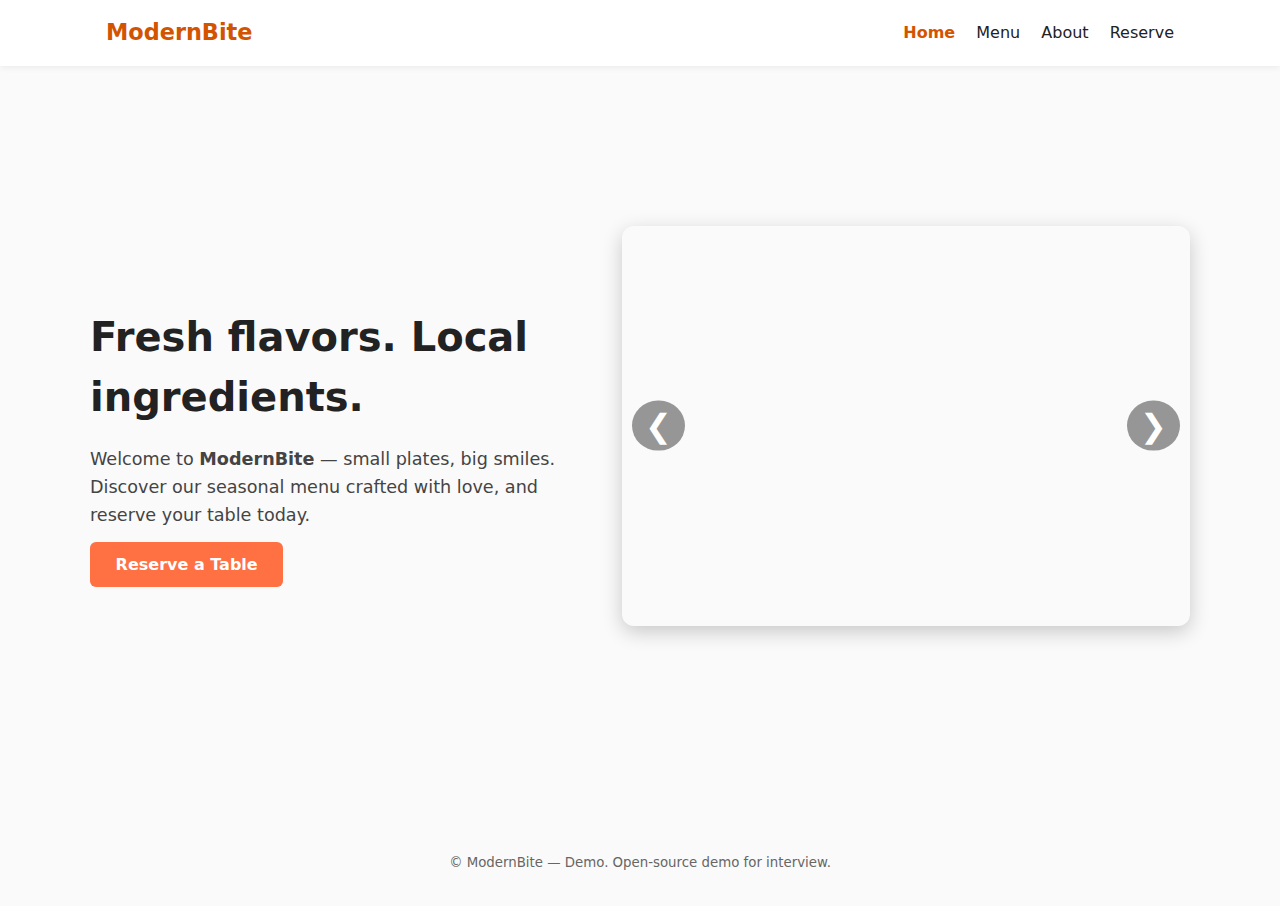
<file: index.html>
<!doctype html>
<html lang="en">
<head>
  <meta charset="utf-8" />
  <meta name="viewport" content="width=device-width,initial-scale=1" />
  <title>ModernBite — Home</title>
  <link rel="stylesheet" href="styles.css" />
</head>
<body>
  <header class="site-header">
    <div class="container header-inner">
      <h1 class="brand">ModernBite</h1>
      <nav>
        <a href="index.html" class="active">Home</a>
        <a href="menu.html">Menu</a>
        <a href="about.html">About</a>
        <a href="reserve.html">Reserve</a>
      </nav>
    </div>
  </header>

  <main class="container hero">
    <div class="hero-text">
      <h2>Fresh flavors. Local ingredients.</h2>
      <p>Welcome to <strong>ModernBite</strong> — small plates, big smiles.  
         Discover our seasonal menu crafted with love, and reserve your table today.</p>
      <a class="btn" href="reserve.html">Reserve a Table</a>
    </div>

    <!-- Carousel -->
    <div class="hero-carousel">
      <div class="slide active" style="background-image:url('https://picsum.photos/id/292/800/600')"></div>
      <div class="slide" style="background-image:url('https://picsum.photos/id/1080/800/600')"></div>
      <div class="slide" style="background-image:url('https://picsum.photos/id/102/800/600')"></div>
      <button class="prev">&#10094;</button>
      <button class="next">&#10095;</button>
    </div>
  </main>

  <footer class="site-footer">
    <div class="container">
      <small>© ModernBite — Demo. Open-source demo for interview.</small>
    </div>
  </footer>

  <script>
    const slides = document.querySelectorAll('.hero-carousel .slide');
    let current = 0;
    function showSlide(i){ slides.forEach((s,idx)=>s.classList.toggle('active', idx===i)); }
    document.querySelector('.hero-carousel .prev').onclick=()=>{
      current=(current-1+slides.length)%slides.length; showSlide(current);
    };
    document.querySelector('.hero-carousel .next').onclick=()=>{
      current=(current+1)%slides.length; showSlide(current);
    };
    setInterval(()=>{ current=(current+1)%slides.length; showSlide(current); },5000);
  </script>
</body>
</html>
</file>
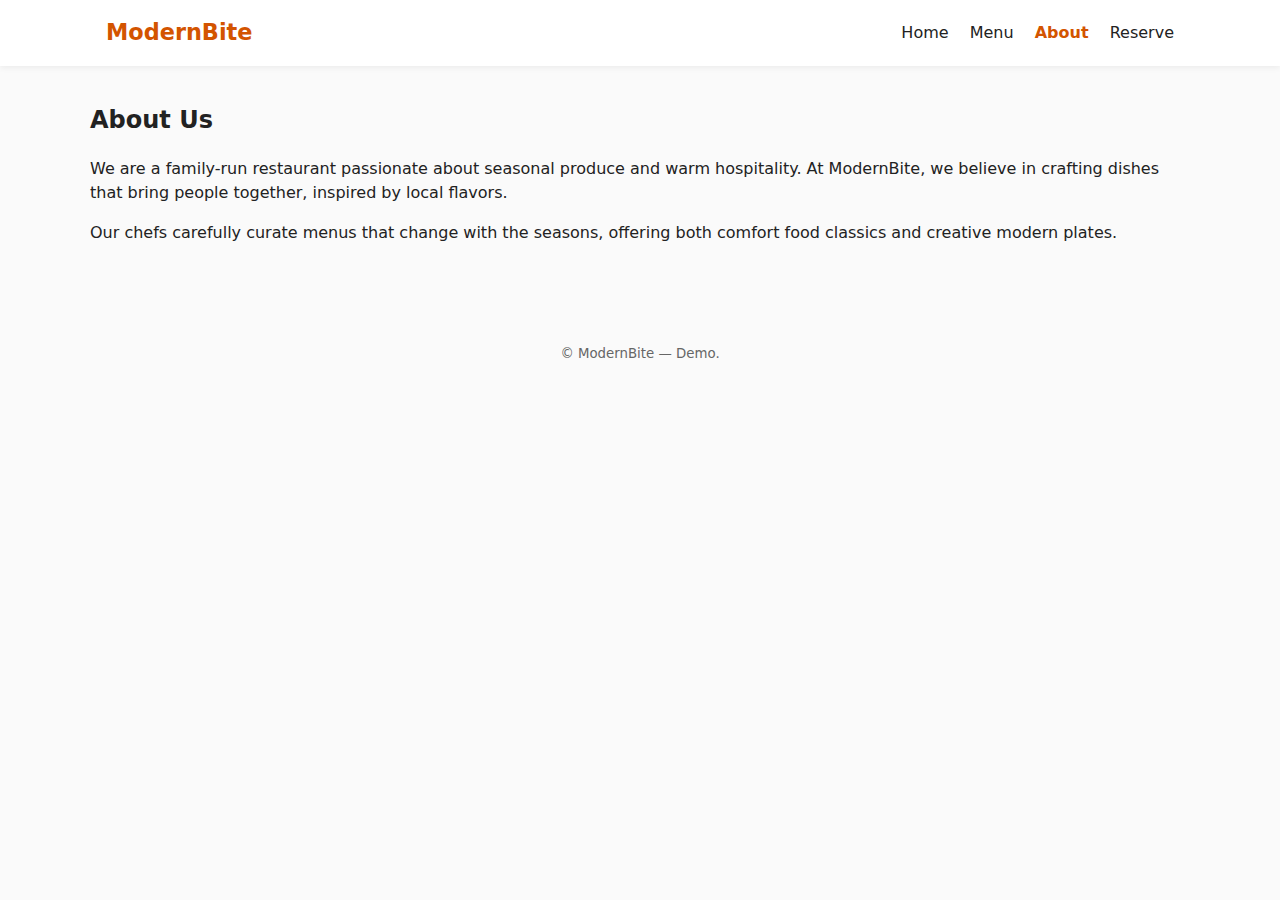
<file: about.html>
<!doctype html>
<html lang="en">
<head>
  <meta charset="utf-8" />
  <meta name="viewport" content="width=device-width,initial-scale=1" />
  <title>ModernBite — About</title>
  <link rel="stylesheet" href="styles.css" />
</head>
<body>
  <header class="site-header">
    <div class="container header-inner">
      <h1 class="brand">ModernBite</h1>
      <nav>
        <a href="index.html">Home</a>
        <a href="menu.html">Menu</a>
        <a href="about.html" class="active">About</a>
        <a href="reserve.html">Reserve</a>
      </nav>
    </div>
  </header>

  <main class="container about-section">
    <h2>About Us</h2>
    <p>We are a family-run restaurant passionate about seasonal produce and warm hospitality.  
       At ModernBite, we believe in crafting dishes that bring people together, inspired by local flavors.</p>
    <p>Our chefs carefully curate menus that change with the seasons, offering both comfort food classics and creative modern plates.</p>
  </main>

  <footer class="site-footer">
    <div class="container">
      <small>© ModernBite — Demo.</small>
    </div>
  </footer>
</body>
</html>
</file>
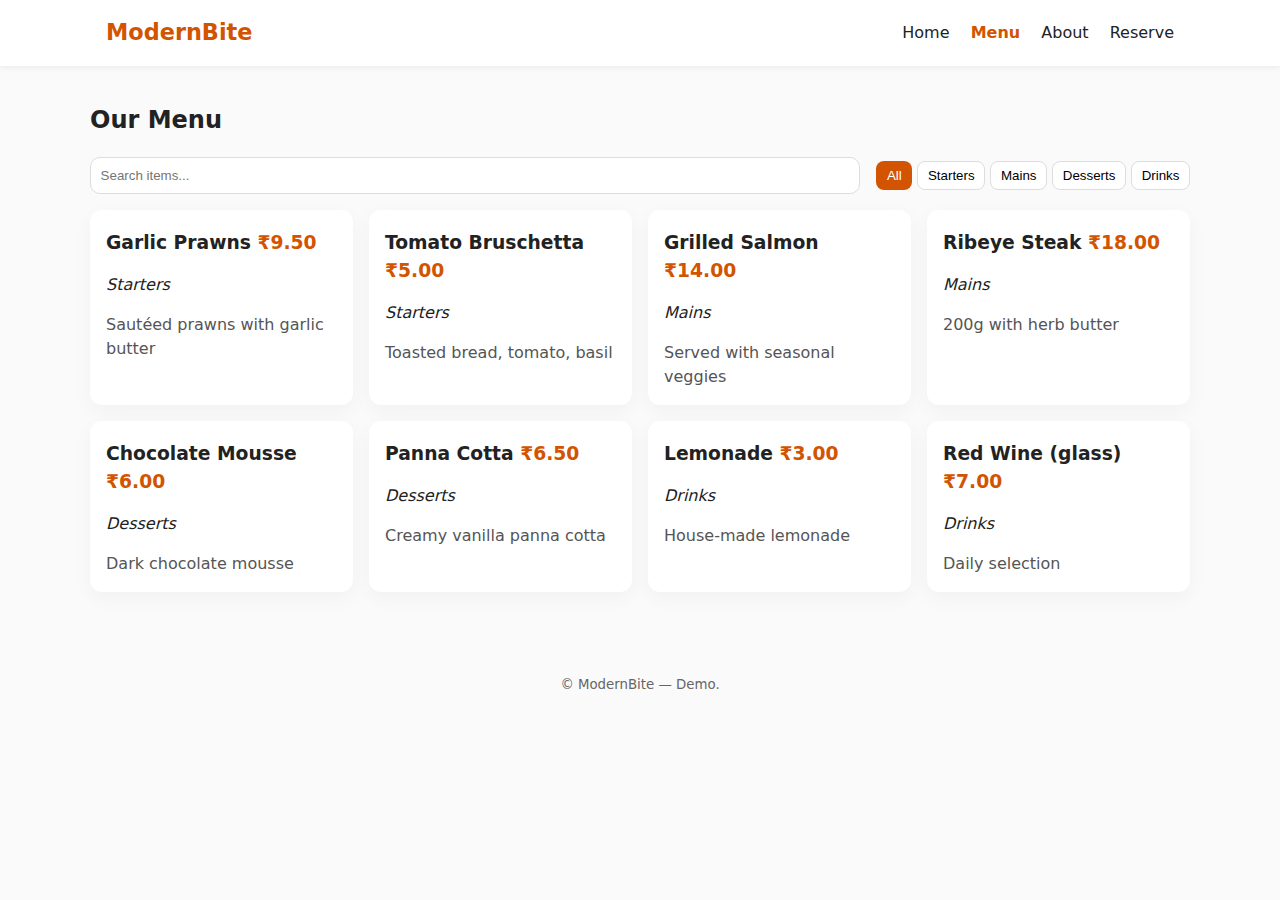
<file: menu.html>
<!doctype html>
<html lang="en">
<head>
  <meta charset="utf-8" />
  <meta name="viewport" content="width=device-width,initial-scale=1" />
  <title>ModernBite — Menu</title>
  <link rel="stylesheet" href="styles.css" />
</head>
<body>
  <header class="site-header">
    <div class="container header-inner">
      <h1 class="brand">ModernBite</h1>
      <nav>
        <a href="index.html">Home</a>
        <a href="menu.html" class="active">Menu</a>
        <a href="about.html">About</a>
        <a href="reserve.html">Reserve</a>
      </nav>
    </div>
  </header>

  <main class="container menu-section">
    <h2>Our Menu</h2>
    <div class="menu-controls">
      <input id="search" placeholder="Search items..." />
      <div>
        <button class="filter-btn active" data-cat="All">All</button>
        <button class="filter-btn" data-cat="Starters">Starters</button>
        <button class="filter-btn" data-cat="Mains">Mains</button>
        <button class="filter-btn" data-cat="Desserts">Desserts</button>
        <button class="filter-btn" data-cat="Drinks">Drinks</button>
      </div>
    </div>
    <div id="menu-items" class="menu-grid"></div>
  </main>

  <footer class="site-footer">
    <div class="container">
      <small>© ModernBite — Demo.</small>
    </div>
  </footer>

  <script src="script.js"></script>
</body>
</html>
</file>
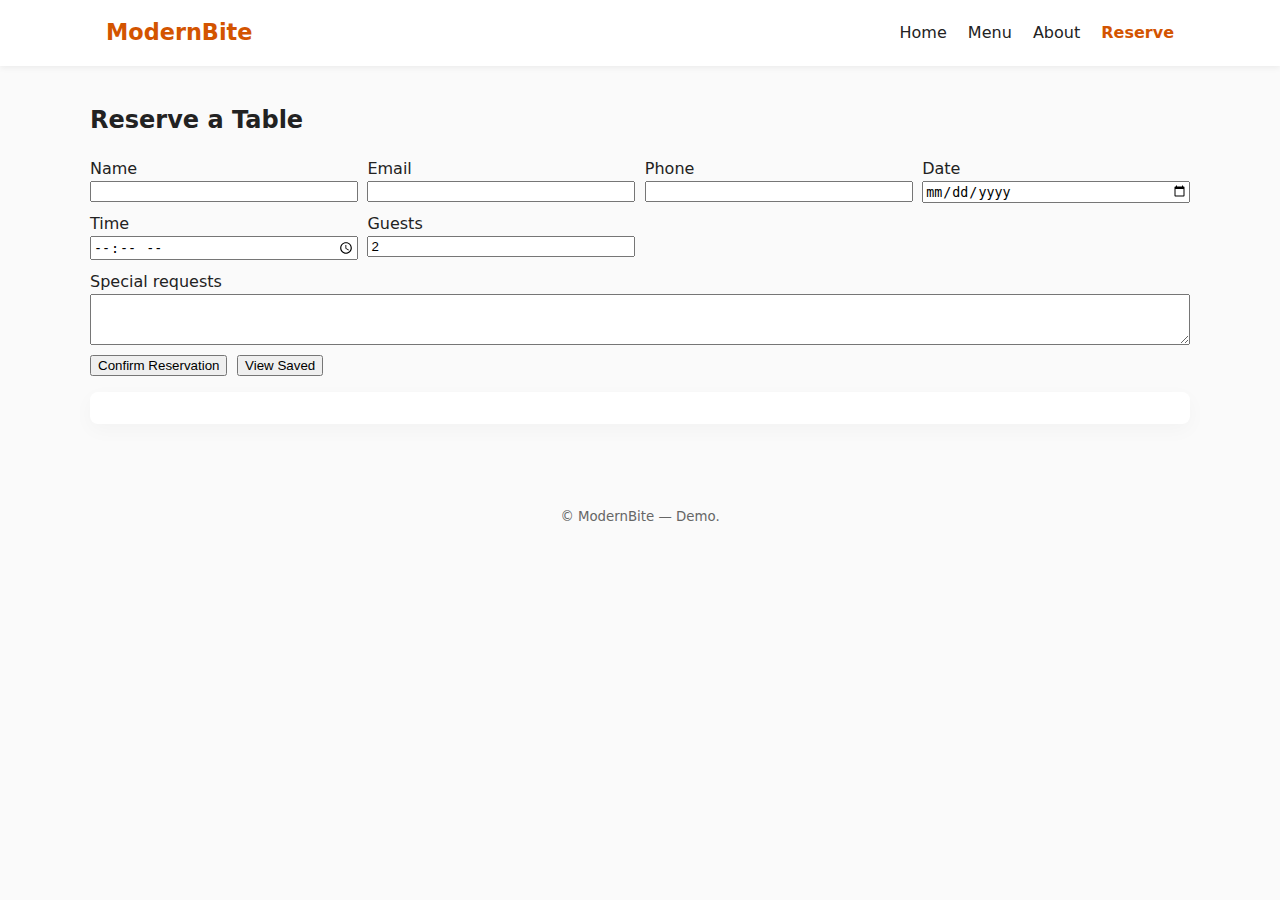
<file: reserve.html>
<!doctype html>
<html lang="en">
<head>
  <meta charset="utf-8" />
  <meta name="viewport" content="width=device-width,initial-scale=1" />
  <title>ModernBite — Reservations</title>
  <link rel="stylesheet" href="styles.css" />
</head>
<body>
  <header class="site-header">
    <div class="container header-inner">
      <h1 class="brand">ModernBite</h1>
      <nav>
        <a href="index.html">Home</a>
        <a href="menu.html">Menu</a>
        <a href="about.html">About</a>
        <a href="reserve.html" class="active">Reserve</a>
      </nav>
    </div>
  </header>

  <main class="container reserve-section">
    <h2>Reserve a Table</h2>
    <form id="reservation-form" class="form-grid" novalidate>
      <label>Name <input type="text" id="rname" required /></label>
      <label>Email <input type="email" id="remail" required /></label>
      <label>Phone <input type="tel" id="rphone" pattern="^[0-9 +()-]{7,20}$" required /></label>
      <label>Date <input type="date" id="rdate" required /></label>
      <label>Time <input type="time" id="rtime" required /></label>
      <label>Guests <input type="number" id="rguests" min="1" max="20" value="2" required /></label>
      <label class="full">Special requests
        <textarea id="rnotes" rows="3"></textarea>
      </label>
      <div class="form-actions full">
        <button type="submit" class="btn">Confirm Reservation</button>
        <button type="button" id="view-reservations" class="btn alt">View Saved</button>
      </div>
    </form>
    <div id="reservation-result" class="result" aria-live="polite"></div>
  </main>

  <footer class="site-footer">
    <div class="container">
      <small>© ModernBite — Demo.</small>
    </div>
  </footer>

  <script src="script.js"></script>
</body>
</html>
</file>
<file: styles.css>
:root{
  --bg:#fafafa; --card:#ffffff; --accent:#d35400; --text:#222;
  --muted:#666;
  font-family: Inter, system-ui, Arial, sans-serif;
}
*{box-sizing:border-box}
body{margin:0;background:var(--bg);color:var(--text);line-height:1.5}
.container{max-width:1100px;margin:0 auto;padding:1rem}

.site-header{background:#fff;box-shadow:0 2px 6px rgba(0,0,0,0.06)}
.header-inner{display:flex;align-items:center;justify-content:space-between;padding:1rem}
.brand{margin:0;font-size:1.4rem;color:var(--accent)}
.site-header nav a{margin-left:1rem;text-decoration:none;color:var(--text)}
.site-header nav a.active{font-weight:bold;color:var(--accent)}

.hero{display:flex;align-items:center;justify-content:space-between;gap:2rem;min-height:80vh;padding:2rem 0}
.hero-text{flex:1;max-width:500px}
.hero-text h2{font-size:2.5rem;margin-bottom:1rem}
.hero-text p{font-size:1.1rem;line-height:1.6;margin-bottom:1.5rem;color:#444}
.hero-text .btn{background:#ff7043;color:#fff;padding:0.8rem 1.6rem;border-radius:6px;text-decoration:none;font-weight:bold;transition:background 0.3s}
.hero-text .btn:hover{background:#e55d2f}

/* Carousel */
.hero-carousel{flex:1;position:relative;height:400px;border-radius:12px;overflow:hidden;box-shadow:0 6px 20px rgba(0,0,0,0.2)}
.hero-carousel .slide{position:absolute;width:100%;height:100%;background-size:cover;background-position:center;opacity:0;transition:opacity 1s}
.hero-carousel .slide.active{opacity:1}
.hero-carousel button{position:absolute;top:50%;transform:translateY(-50%);background:rgba(0,0,0,0.4);border:none;color:#fff;font-size:2rem;padding:0.4rem 0.8rem;cursor:pointer;border-radius:50%}
.hero-carousel .prev{left:10px}
.hero-carousel .next{right:10px}

.menu-section{padding:1rem 0}
.menu-controls{display:flex;gap:1rem;align-items:center;margin-bottom:1rem;flex-wrap:wrap}
#search{flex:1;padding:.6rem;border-radius:10px;border:1px solid #ddd}
.filter-btn{padding:.4rem .6rem;border-radius:8px;border:1px solid #ddd;background:#fff;cursor:pointer}
.filter-btn.active{background:var(--accent);color:#fff;border-color:transparent}

.menu-grid{display:grid;grid-template-columns:repeat(auto-fit,minmax(220px,1fr));gap:1rem}
.card{background:var(--card);padding:1rem;border-radius:12px;box-shadow:0 6px 20px rgba(0,0,0,0.04)}
.card h3{margin:.2rem 0 .6rem}
.price{font-weight:700;color:var(--accent)}

.about-section,.reserve-section{padding:1rem 0}
.form-grid{display:grid;grid-template-columns:repeat(auto-fit,minmax(220px,1fr));gap:0.6rem}
.form-grid label{display:flex;flex-direction:column}
.full{grid-column:1/-1}
.form-actions{display:flex;gap:.6rem;flex-wrap:wrap}
.result{margin-top:1rem;padding:1rem;border-radius:8px;background:#fff;box-shadow:0 6px 20px rgba(0,0,0,0.03);transition:opacity .5s}
.result.success{background:#e9ffef;color:#2a662a}
.result.error{background:#ffe9e9;color:#a00}

.site-footer{padding:1rem 0;text-align:center;color:var(--muted);margin-top:2rem}

@media(max-width:768px){
  .hero{flex-direction:column;text-align:center}
  .hero-carousel{width:100%;height:250px}
}
</file>
